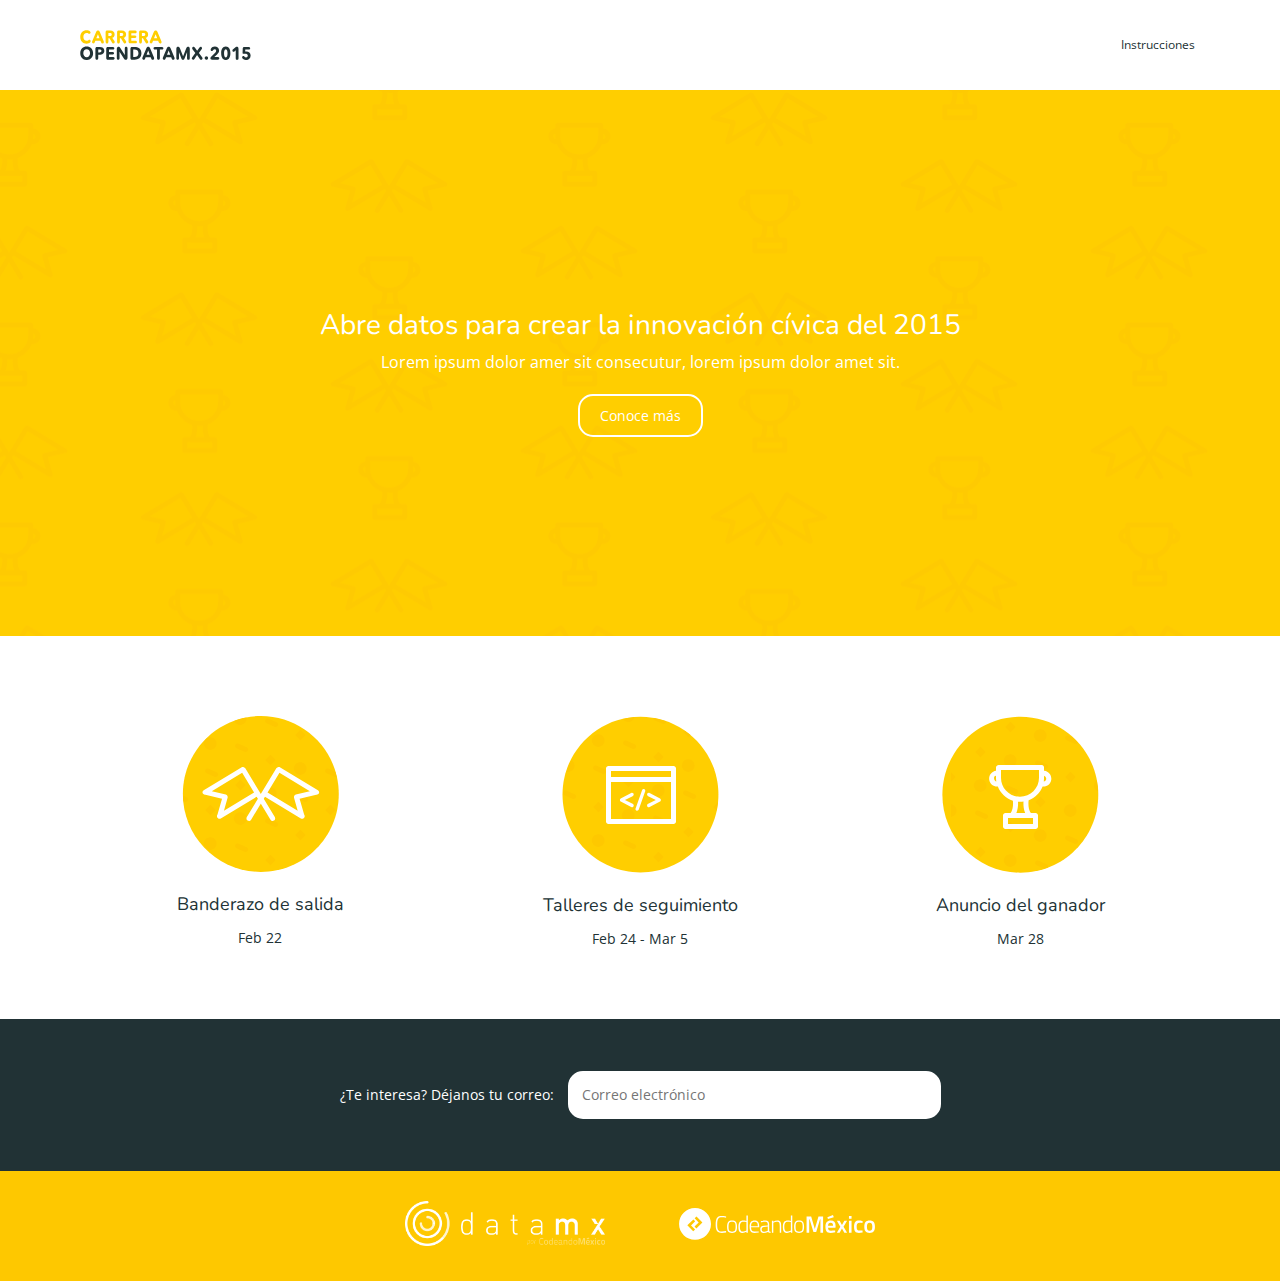
<file: index.html>
<!DOCTYPE html>

<html>
  <head>
  <title>Carrera OpenDataMX 2015</title>
  <meta charset="utf-8">
  <meta name="viewport" content="width=device-width, initial-scale=1.0">
  <link href= "css/bootstrap.min.css" rel= "stylesheet">
  <link href= "css/styles.css" rel= "stylesheet">
  <link href='http://fonts.googleapis.com/css?family=Nunito' rel='stylesheet' type='text/css'>
  <link href='http://fonts.googleapis.com/css?family=Open+Sans' rel='stylesheet' type='text/css'>
  </head>

  <body>
    <!--  Navbar -->
    <nav class="navbar-static-top">
      <div class="container">
        <div class="navbar-header">
          <a href="/"><img src="images/carreralogo.svg" class="navbar-brand"></a>
        </div>
        <div id="navbar" class="navbar-header navbar-right">
          <ul class= "nav navbar-nav">
            <li><a href="/">Instrucciones</a></li>
          </ul>
        </div>
      </div>
    </nav>

    <!-- Content starts here -->

      <!-- Introduction -->
      <div id="banner">
        <div class="container">
            <h2>Abre datos para crear la innovación cívica del 2015</h2> 
            <p class="white-text">Lorem ipsum dolor amer sit consecutur, lorem ipsum dolor amet sit.</p>
            <br/>
            <p>
              <a href="http://datamx.io" class="button">Conoce más</a>
            </p>  
        </div>
      </div>

      <!-- Steps -->
      <div id="pasos">
        <div class="container">
          <div class="col-md-4">
              <img src="images/pasouno.svg">
            <p class="titulo-pasos">Banderazo de salida</p>
            <p class="add-top-separation">Feb 22</p>
          </div>
          <div class="col-md-4">
            <img src="images/pasodos.svg">
            <p class="titulo-pasos">Talleres de seguimiento</p>
            <p class="add-top-separation">Feb 24 - Mar 5</p>
          </div>
          <div class="col-md-4">
            <img src="images/pasotres.svg">
            <p class="titulo-pasos">Anuncio del ganador</p> 
            <p class="add-top-separation">Mar 28</p>
          </div>
        </div>
      </div>

      <!-- Registration -->
      <div id="registro-mail">
        <div class="container">
          <p class="high-margins-text">¿Te interesa? Déjanos tu correo:  
          <input type="text" placeholder="Correo electrónico"></p>
        </div>
      </div>

      <footer class="footer">
        <div class="container">
          <img class="logo-datamx" src="images/datamx.png">
          <img class="logo-codeando" src="images/codeando.svg">
          <!--<p class="white-text">FAQ</p>-->
        </div>
      </footer>

    </body>
  </html>
</file>
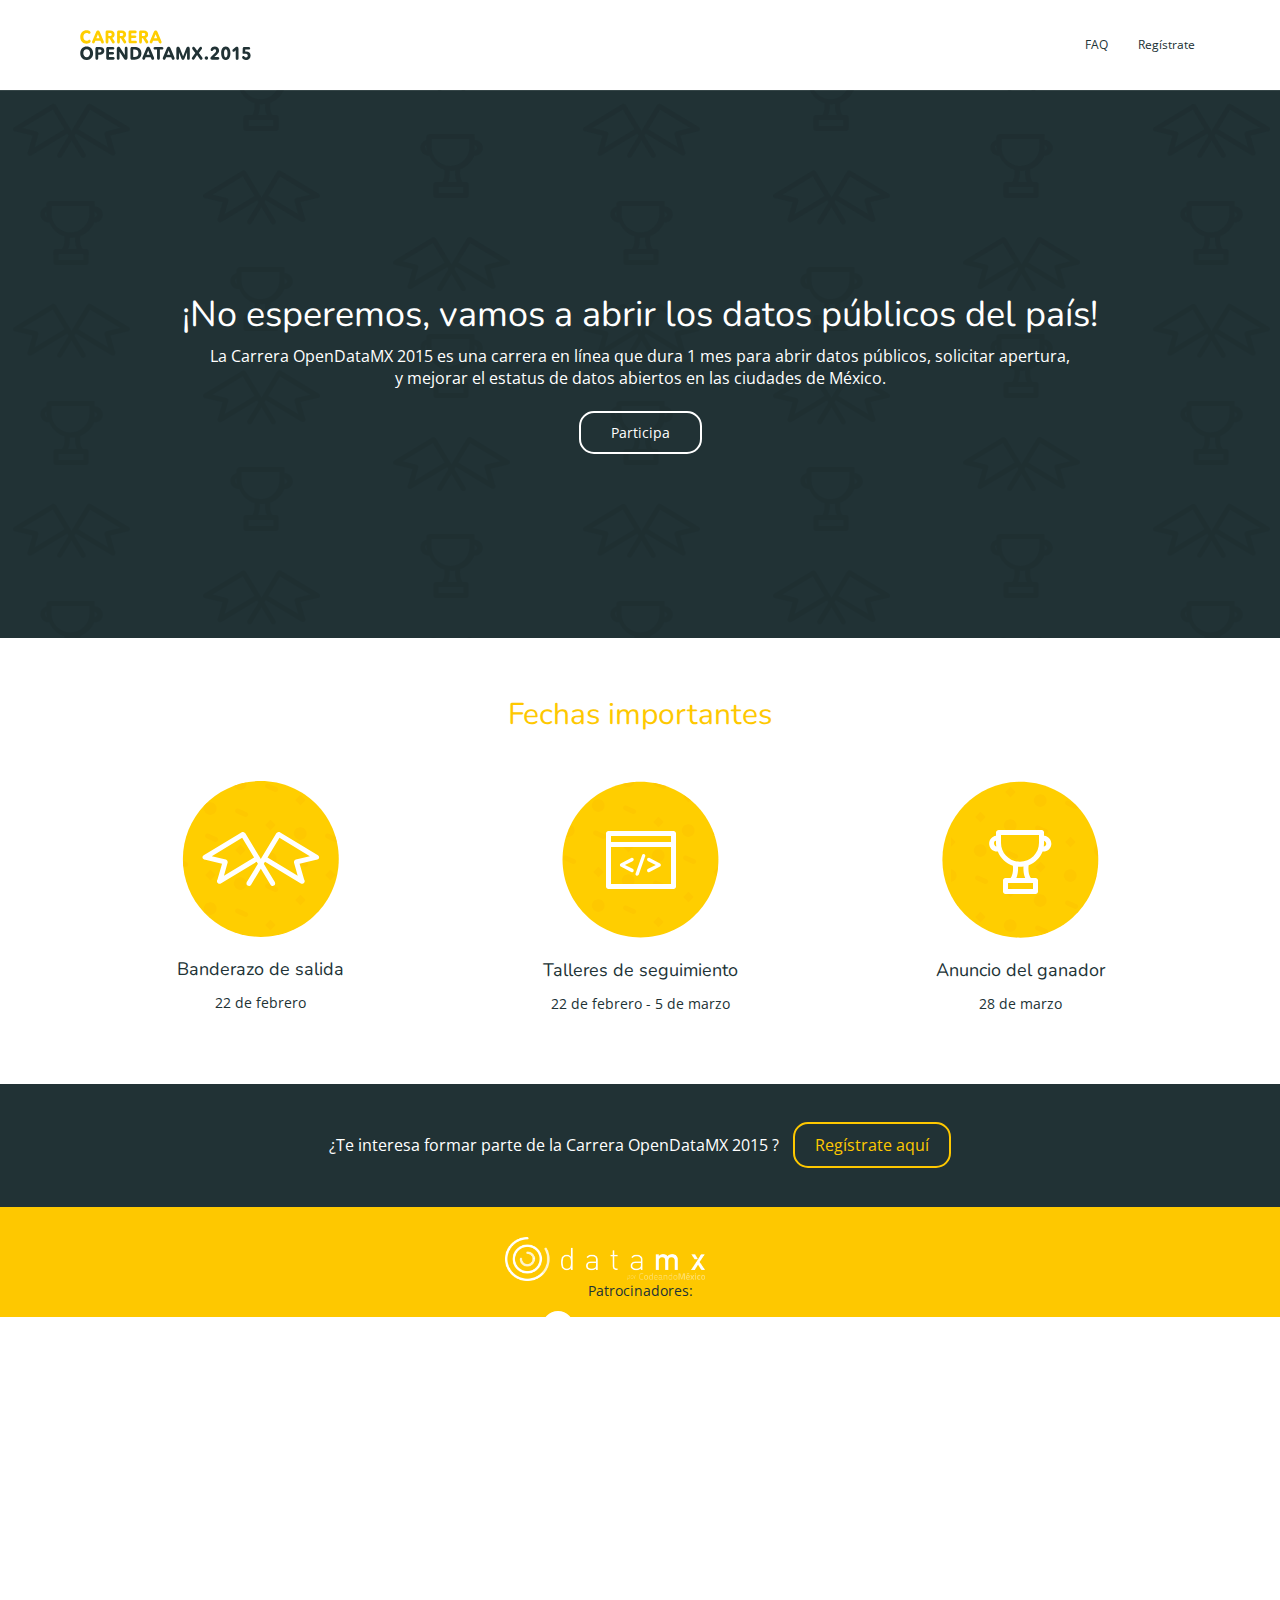
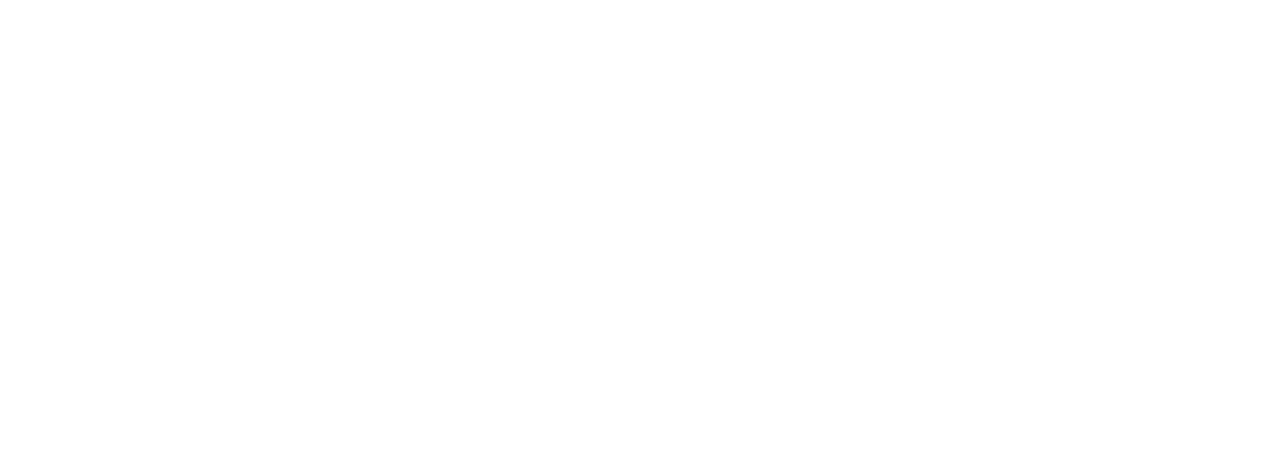
<file: app/index.html>
<!DOCTYPE html>

<html>
  <head>
  <title>Carrera OpenDataMX 2015</title>
  <meta charset="utf-8">
  <meta name="viewport" content="width=device-width, initial-scale=1.0">
  <link href= "css/bootstrap.min.css" rel= "stylesheet">
  <link href= "css/styles.css" rel= "stylesheet">
  <link href='http://fonts.googleapis.com/css?family=Nunito' rel='stylesheet' type='text/css'>
  <link href='http://fonts.googleapis.com/css?family=Open+Sans' rel='stylesheet' type='text/css'>
  </head>

  <body>
    <!--  Navbar -->
    <nav class="navbar-static-top">
      <div class="container">
        <div class="navbar-header">
            <a href="index.html"><img src="images/carreralogo.svg" class="navbar-brand"></a>
        </div>
        <div id="navbar" class="navbar-header navbar-right">
          <ul class="nav navbar-nav">
             <li><a href="faq.html">FAQ</a></li>
              <li><a href="https://docs.google.com/a/codeandomexico.org/forms/d/15xgvzKgSQq04AP4dSmMSeiXUWZuijQCZ7RfGFdlMcDw/viewform">Regístrate</a></li>
          </ul>
        </div>
      </div>
    </nav>

    <!-- Content starts here -->

      <!-- Introduction -->
      <div id="banner">
        <div class="container">
            <h2>¡No esperemos, vamos a abrir los datos públicos del país!</h2> 
            <p class="white-text">La Carrera OpenDataMX 2015 es una carrera en línea que dura 1 mes para abrir datos públicos, solicitar apertura,<br> y mejorar el estatus de datos abiertos en las ciudades de México.</p>
            <br/>
            <p>
              <a href="instrucciones.html" class="button">Participa</a>
            </p>  
        </div>
      </div>

      <!-- Steps -->
      <div id="pasos">
        <div class="container">
          <h4>Fechas importantes</h4>
          <div class="col-md-4">
              <a href="instrucciones.html"><img src="images/pasouno.svg"></a>
              <a href="instrucciones.html"><p class="titulo-pasos-select">Banderazo de salida</p></a>
            <p class="add-top-separation">22 de febrero</p>
          </div>
          <div class="col-md-4">
              <a href="instrucciones.html#talleres-redes"><img src="images/pasodos.svg"></a>
              <a href="instrucciones.html#talleres-redes"><p class="titulo-pasos-select">Talleres de seguimiento</p></a>
            <p class="add-top-separation">22 de febrero - 5 de marzo</p>
          </div>
          <div class="col-md-4">
            <img src="images/pasotres.svg">
            <p class="titulo-pasos">Anuncio del ganador</p> 
            <p class="add-top-separation">28 de marzo</p>
          </div>
        </div>
      </div>

      <!-- Registration -->
      <div id="registro-mail">
        <div class="container"> 
            <p class="high-margins-text">¿Te interesa formar parte de la Carrera OpenDataMX 2015 ?  
              <a href=https://docs.google.com/a/codeandomexico.org/forms/d/15xgvzKgSQq04AP4dSmMSeiXUWZuijQCZ7RfGFdlMcDw/viewform class="register-button">Regístrate aquí</a>
        </div>
      </div>

      <footer class="footer">
        <div class="container">
          <a href="http://datamx.io//"><img class="logo-datamx" src="images/datamx.png"></a>
            <div class="patrocinios">
                <p class="texto-patrocinio">Patrocinadores:</p> 
                <a href="http://codeandomexico.org//"><img class="logo-codeando" src="images/codeando.svg"></a>
                <img class="logo-resize" src="images/avina.png">
            </div>
        </div>
      </footer>
      <script>
        (function(i,s,o,g,r,a,m){i['GoogleAnalyticsObject']=r;i[r]=i[r]||function(){
         (i[r].q=i[r].q||[]).push(arguments)},i[r].l=1*new Date();a=s.createElement(o),
         m=s.getElementsByTagName(o)[0];a.async=1;a.src=g;m.parentNode.insertBefore(a,m)
         })(window,document,'script','//www.google-analytics.com/analytics.js','ga');
         ga('create', 'UA-46973214-11', 'auto');
         ga('send', 'pageview');
      </script>
    </body>
  </html>
</file>
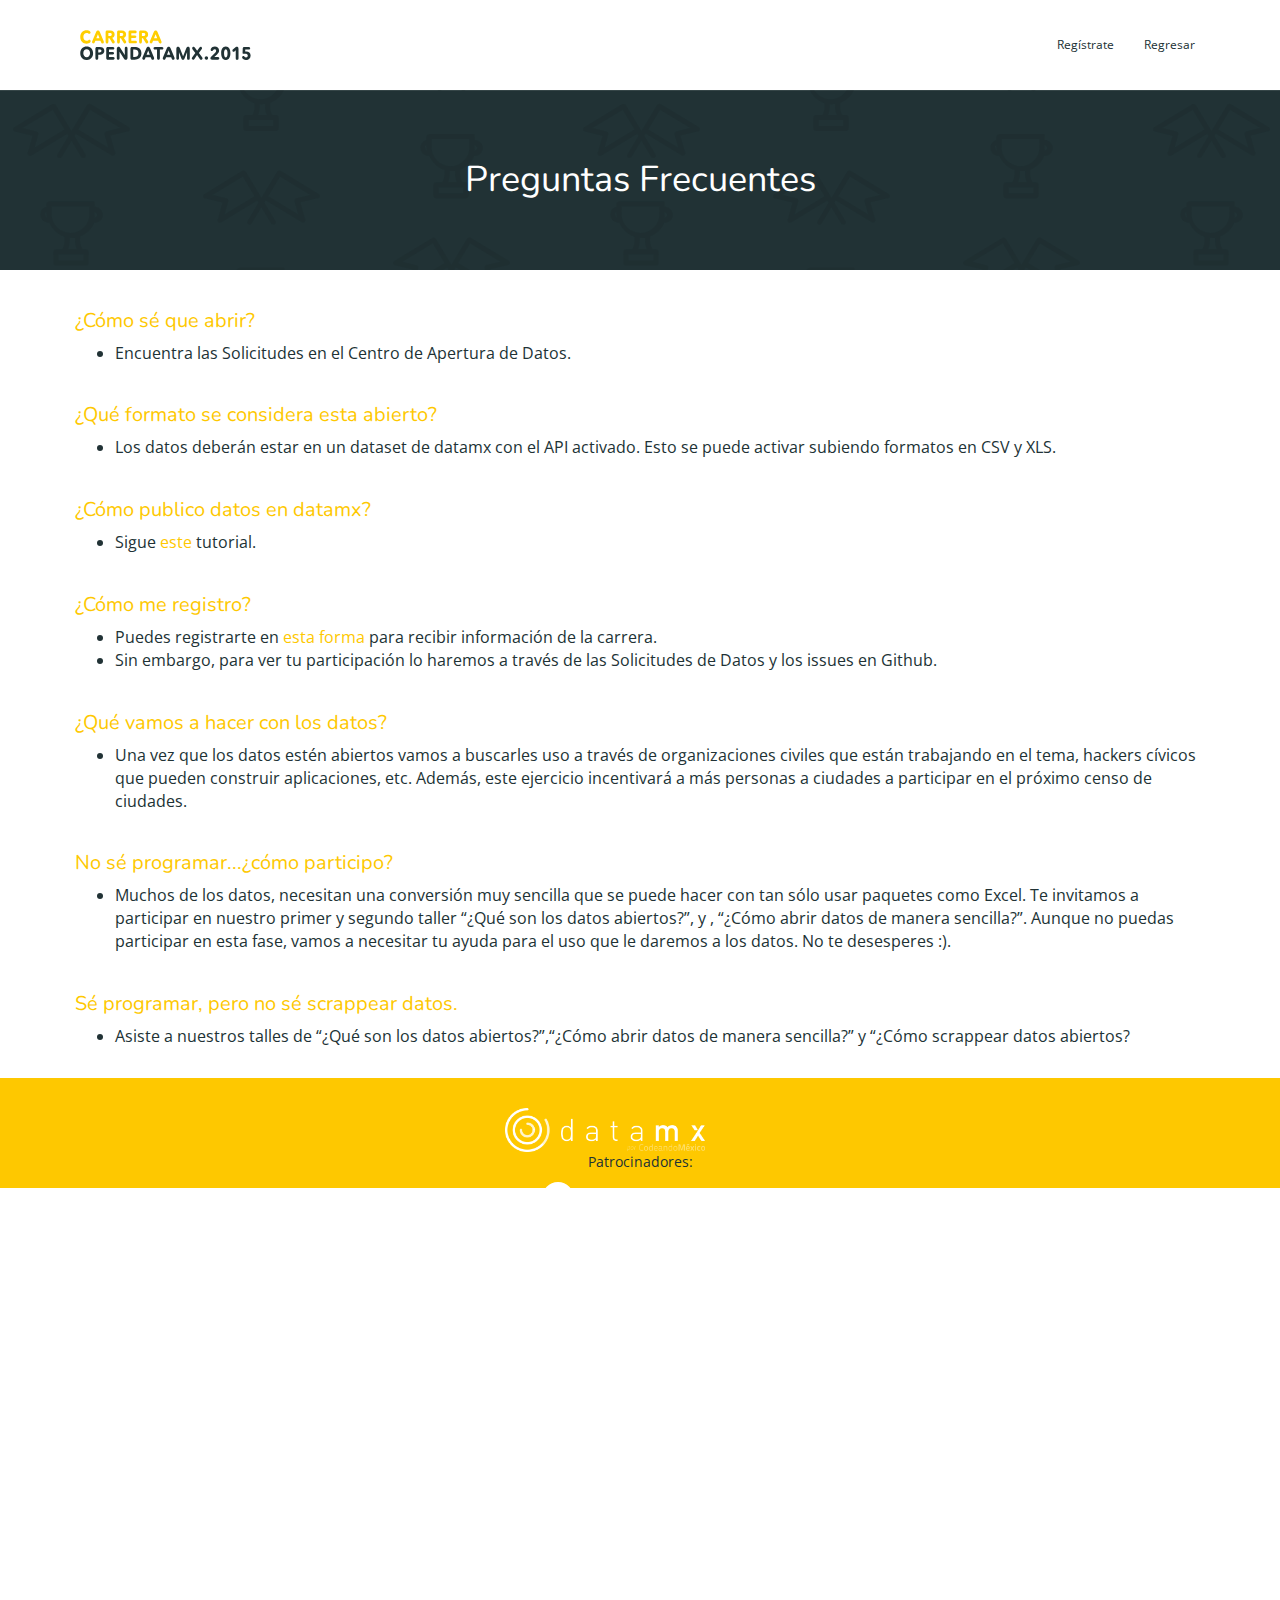
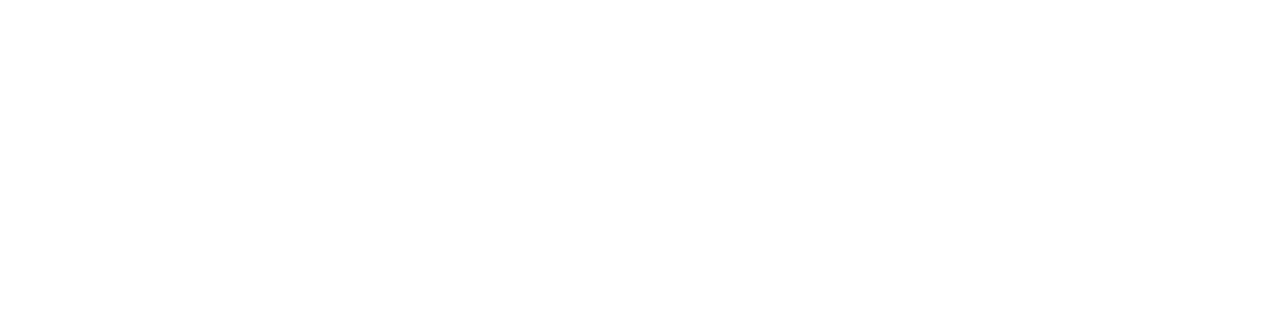
<file: app/faq.html>
<!DOCTYPE html>

<html>
	<head>
	<title>FAQ - Carrera Open Data 2015</title>
  <meta charset="utf-8">
	<meta name="viewport" content="width=device-width, initial-scale=1.0">
	<link href= "css/bootstrap.min.css" rel= "stylesheet">
	<link href= "css/styles.css" rel= "stylesheet">
  <link href='http://fonts.googleapis.com/css?family=Nunito' rel='stylesheet' type='text/css'>
  <link href='http://fonts.googleapis.com/css?family=Open+Sans' rel='stylesheet' type='text/css'>
	</head>

	<body>
	  	<!--  Navbar -->
	    <nav class="navbar-static-top">
	      <div class="container">
	        <div class="navbar-header">
	          <a href="/"><img src="images/carreralogo.svg" class="navbar-brand"></a>
	        </div>
	        <div id="navbar" class="navbar-header navbar-right">
	          <ul class= "nav navbar-nav">
                <li><a href="https://docs.google.com/a/codeandomexico.org/forms/d/15xgvzKgSQq04AP4dSmMSeiXUWZuijQCZ7RfGFdlMcDw/viewform">Regístrate</a></li>
	            <li><a href="index.html">Regresar</a></li>
	          </ul>
	        </div>
	      </div>
	    </nav>

<!-- Content starts here -->

      <!-- Introduction -->
      <div id="banner-instrucciones">
        <div class="container">
            <h2>Preguntas Frecuentes</h2> 
        </div>
      </div>
        
        <div class="container-preguntas">
     		<h3>¿Cómo sé que abrir? </h3>  
				<ul style="list-style-type:disc">
					<li>Encuentra las Solicitudes en el Centro de Apertura de Datos.</li> 
				</ul>
            <h3>¿Qué formato se considera esta abierto?</h3>  
				<ul style="list-style-type:disc">
					<li>Los datos deberán estar en un dataset de datamx con el API activado. Esto se puede activar subiendo formatos en CSV y XLS.</li> 
				</ul>
            <h3>¿Cómo publico datos en datamx?</h3>  
				<ul style="list-style-type:disc">
					<li>Sigue <a href ="https://www.youtube.com/watch?v=4T-9PY4ZgtE" target="_blank">este</a> tutorial.</li>
				</ul>
            <h3>¿Cómo me registro?</h3>  
				<ul style="list-style-type:disc">
					<li>Puedes registrarte en <a href="https://docs.google.com/a/codeandomexico.org/forms/d/15xgvzKgSQq04AP4dSmMSeiXUWZuijQCZ7RfGFdlMcDw/viewform" target="_blank">esta forma</a> para recibir información de la carrera.</li>
                    <li>Sin embargo, para ver tu participación lo haremos a través de las Solicitudes de Datos y los issues en Github.</li> 
				</ul>
             <h3>¿Qué vamos a hacer con los datos?</h3>  
				<ul style="list-style-type:disc">
					<li>Una vez que los datos estén abiertos vamos a buscarles uso a través de organizaciones civiles que están trabajando en el tema, hackers cívicos que pueden construir aplicaciones, etc. Además, este ejercicio incentivará a más personas a ciudades a participar en el próximo censo de ciudades. 
</li>
				</ul>
            <h3>No sé programar...¿cómo participo?</h3>  
				<ul style="list-style-type:disc">
					<li>Muchos de los datos, necesitan una conversión muy sencilla que se puede hacer con tan sólo usar paquetes como Excel. Te invitamos a participar en nuestro primer y segundo taller “¿Qué son los datos abiertos?”, y ,  “¿Cómo abrir datos de manera sencilla?”. Aunque no puedas participar en esta fase, vamos a necesitar tu ayuda para el uso que le daremos a los datos. No te desesperes :).</li>
				</ul>
            <h3>Sé programar, pero no sé scrappear datos.</h3>  
				<ul style="list-style-type:disc">
					<li class="add-padding-bottom">Asiste a nuestros talles de “¿Qué son los datos abiertos?”,“¿Cómo abrir datos de manera sencilla?” y “¿Cómo scrappear datos abiertos?</li>
				</ul>
        </div>

        <footer class="footer">
            <div class="container">
                <a href="http://datamx.io//"><img class="logo-datamx" src="images/datamx.png"></a>
                <div class="patrocinios">
                    <p class="texto-patrocinio">Patrocinadores:</p> 
                    <a href="http://codeandomexico.org//"><img class="logo-codeando" src="images/codeando.svg"></a>
                    <img class="logo-resize" src="images/avina.png">
                </div>
            </div>
        </footer>
        <script>
          (function(i,s,o,g,r,a,m){i['GoogleAnalyticsObject']=r;i[r]=i[r]||function(){
          (i[r].q=i[r].q||[]).push(arguments)},i[r].l=1*new Date();a=s.createElement(o),
          m=s.getElementsByTagName(o)[0];a.async=1;a.src=g;m.parentNode.insertBefore(a,m)
          })(window,document,'script','//www.google-analytics.com/analytics.js','ga');
          ga('create', 'UA-46973214-11', 'auto');
          ga('send', 'pageview');
        </script>

	</body>
</html>
</file>
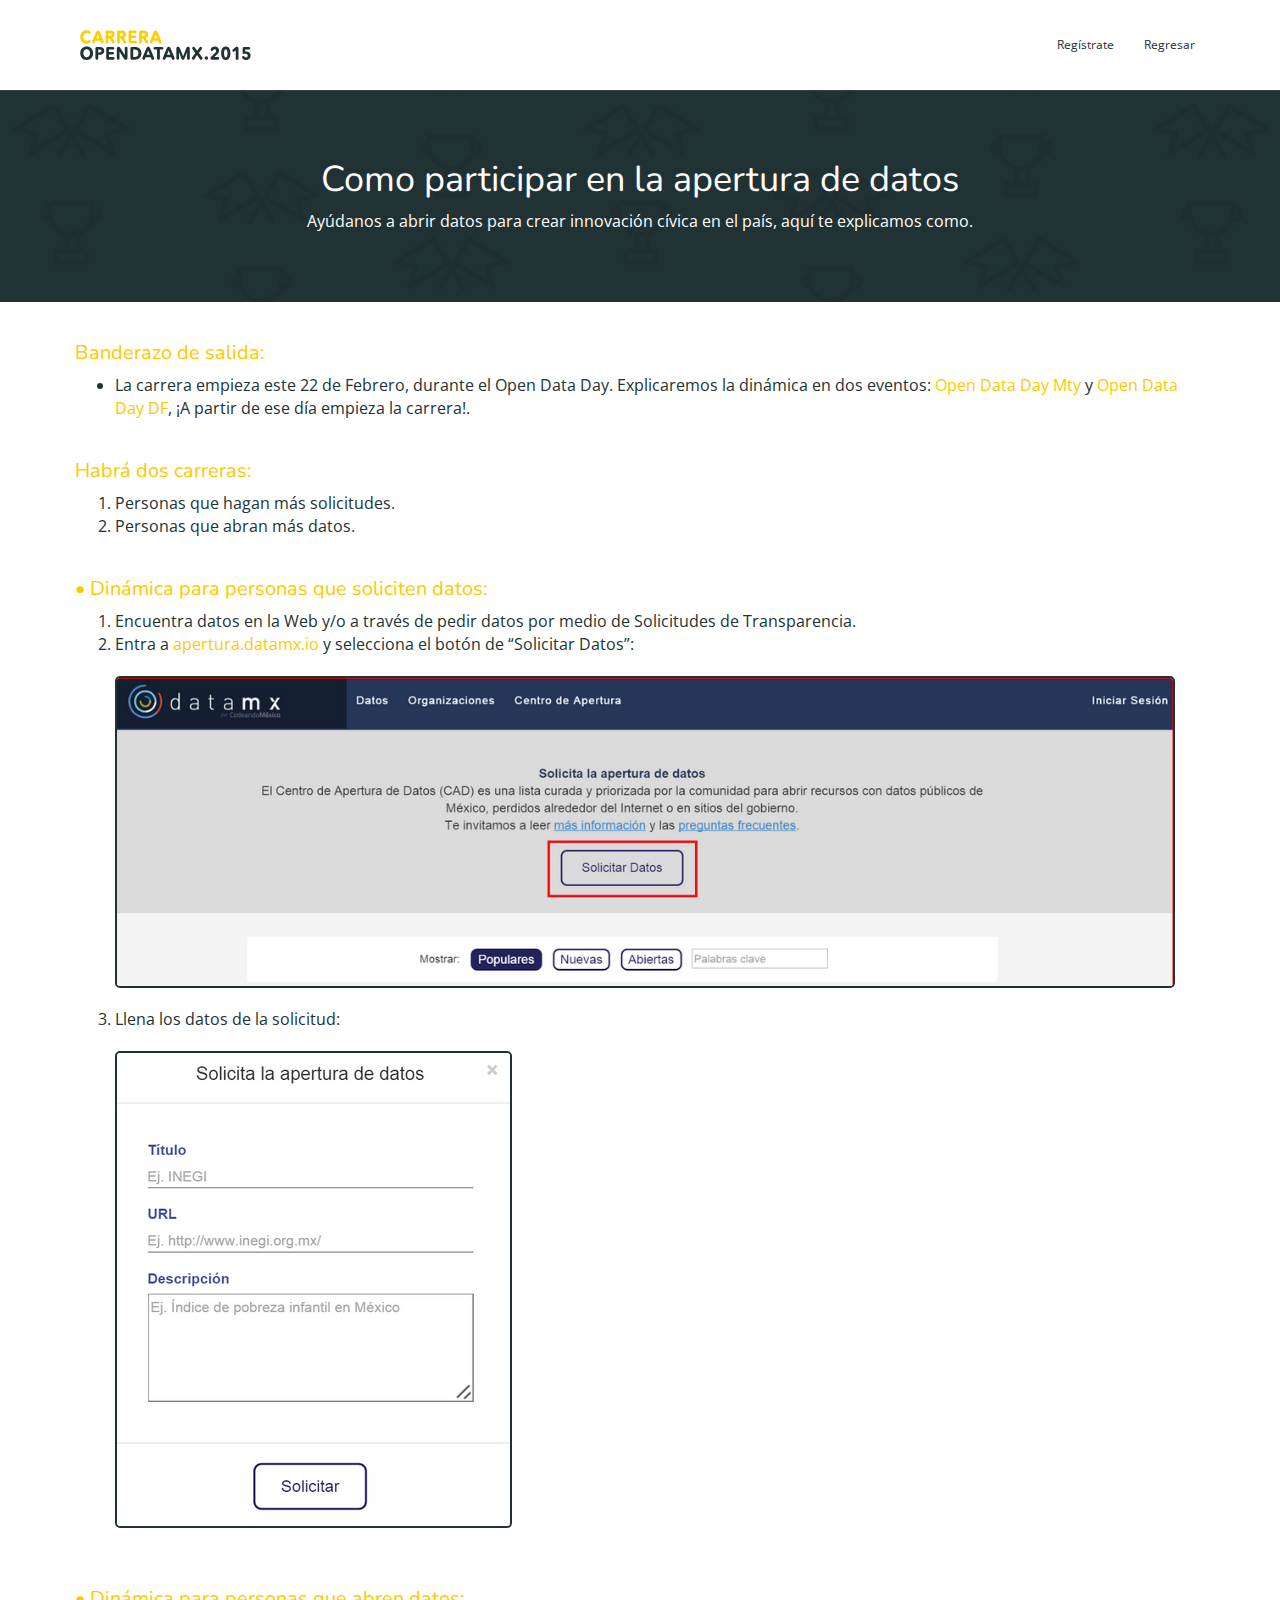
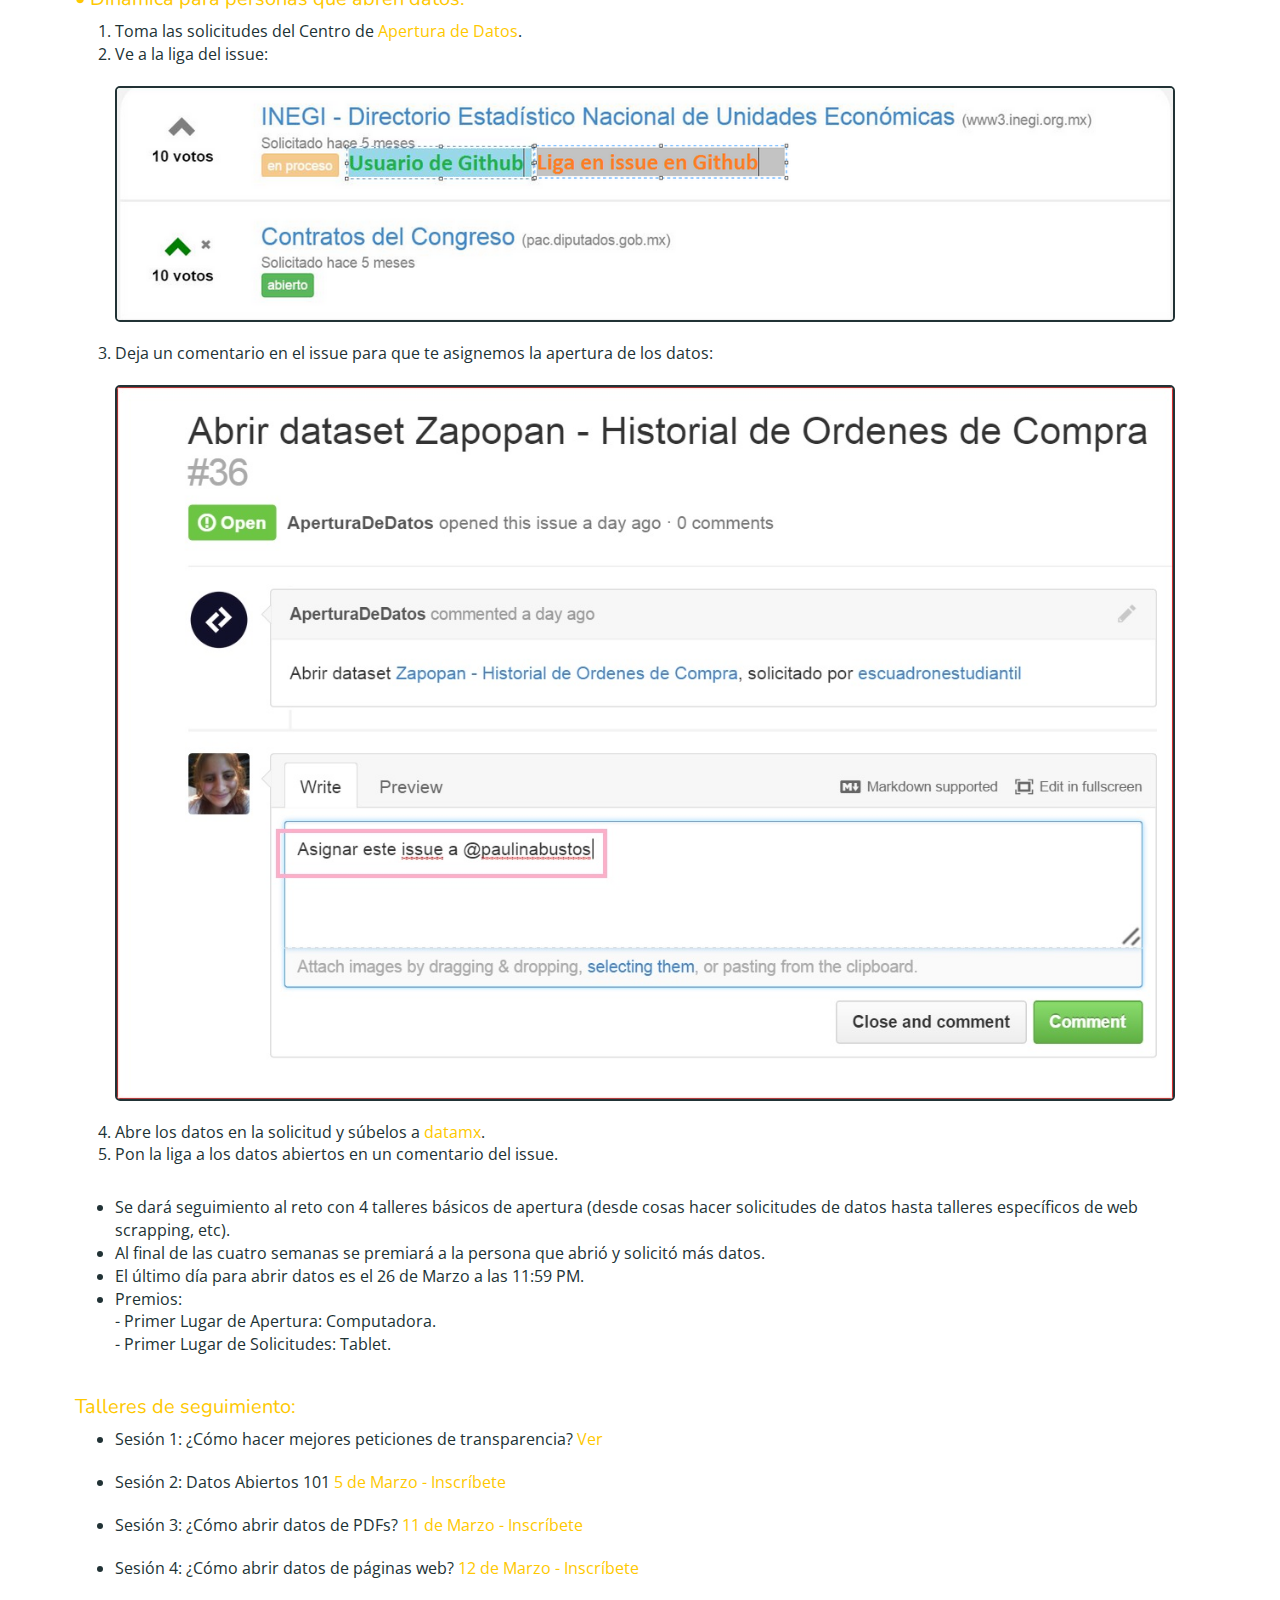
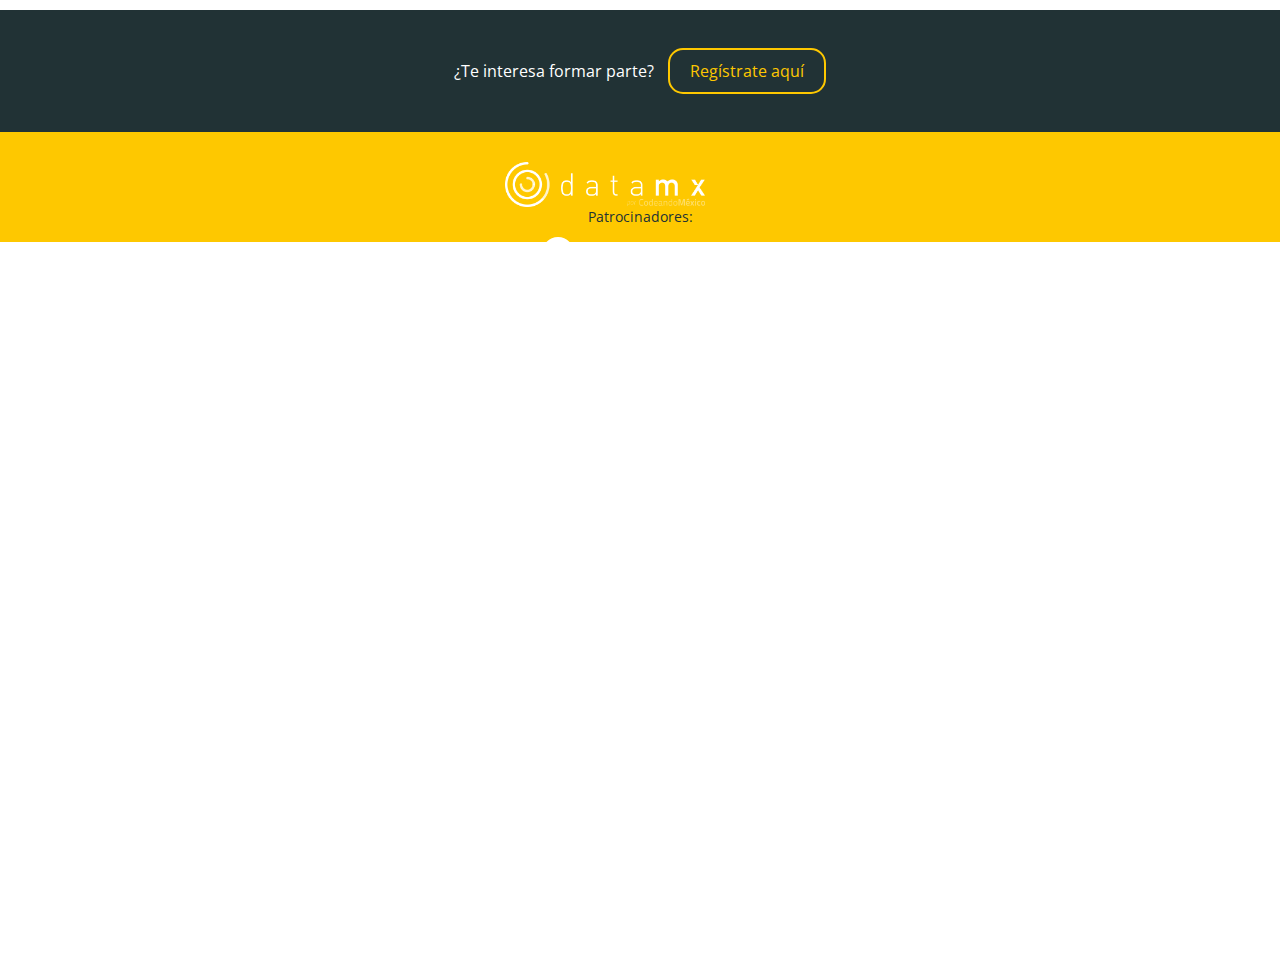
<file: app/instrucciones.html>
<!DOCTYPE html>

<html>
	<head>
	<title>Instrucciones - Carrera Open Data 2015</title>
  <meta charset="utf-8">
	<meta name="viewport" content="width=device-width, initial-scale=1.0">
	<link href= "css/bootstrap.min.css" rel= "stylesheet">
	<link href= "css/styles.css" rel= "stylesheet">
  <link href='http://fonts.googleapis.com/css?family=Nunito' rel='stylesheet' type='text/css'>
  <link href='http://fonts.googleapis.com/css?family=Open+Sans' rel='stylesheet' type='text/css'>
	</head>

	<body>
	  	<!--  Navbar -->
	    <nav class="navbar-static-top">
	      <div class="container">
	        <div class="navbar-header">
	          <a href="/"><img src="images/carreralogo.svg" class="navbar-brand"></a>
	        </div>
	        <div id="navbar" class="navbar-header navbar-right">
	          <ul class= "nav navbar-nav">
                <li><a href="https://docs.google.com/a/codeandomexico.org/forms/d/15xgvzKgSQq04AP4dSmMSeiXUWZuijQCZ7RfGFdlMcDw/viewform">Regístrate</a></li>
	            <li><a href="index.html">Regresar</a></li>
	          </ul>
	        </div>
	      </div>
	    </nav>

 <!-- Content starts here -->

      <!-- Introduction -->
      <div id="banner-instrucciones">
        <div class="container">
            <h2>Como participar en la apertura de datos</h2> 
            <p class="white-text">Ayúdanos a abrir datos para crear innovación cívica en el país, aquí te explicamos como.</p>
        </div>
      </div>

      <div class="container-instrucciones">
            <h3>Banderazo de salida:</h3>  
            <ul style="list-style-type:disc">
                <li>La carrera empieza este 22 de Febrero, durante el Open Data Day. Explicaremos la dinámica en dos eventos: <a href="https://www.facebook.com/CodeandoMexico/photos/a.692145197474645.1073741828.585192571503242/865043923518104/?type=1" target="_blank">Open Data Day Mty</a> y <a href="https://www.facebook.com/events/799851030052878/" target="_blank">Open Data Day DF</a>, ¡A partir de ese día empieza la carrera!.</li> 
            </ul>
     		<h3>Habrá dos carreras:</h3>  
		    	<ol type="1">
					<li>Personas que hagan más solicitudes.</li> 
					<li>Personas que abran más datos.</li>
				</ol>
        <h3>• Dinámica para personas que soliciten datos:</h3>
				<ol type="1">
					<li>Encuentra datos en la Web y/o a través de pedir datos por medio                     de Solicitudes de Transparencia.</li> 
					<li>Entra a <a href="http://apertura.datamx.io"                                         target="_blank">apertura.datamx.io</a> y selecciona el botón de                         “Solicitar Datos”:</li>
					<div class="image-container">
						<img class="resize-image" src="images/solicitar.png">
					</div>
					<li>Llena los datos de la solicitud:</li>
					<div class="image-container">
						<img class="resize-image" src="images/solicitud.png">
					</div>
				</ol>
        <h3>• Dinámica para personas que abren datos:</h3>
				<ol type="1">
					<li>Toma las solicitudes del Centro de <a                                               href="http://apertura.datamx.io/solicitudes"                                           target="_blank">Apertura de Datos</a>.</li> 
					<li>Ve a la liga del issue:</li>
					<div class="image-container">
						<img class="resize-image" src="images/liga.png">
					</div>
                    <li>Deja un comentario en el issue para que te asignemos la apertura de los datos:</li>
					<div class="image-container">
						<img class="resize-image" src="images/issue.jpg">
					</div>
					<li>Abre los datos en la solicitud y súbelos a <a                                       href="http://datamx.io" target="_blank">datamx</a>.</li> 
					<li class="add-padding-bottom">Pon la liga a los datos abiertos en un comentario del issue.                       </li>
				</ol>
				<ul style="list-style-type:disc">
					<li>Se dará seguimiento al reto con 4 talleres básicos de apertura                     (desde cosas hacer solicitudes de datos hasta talleres específicos                      de web scrapping, etc).</li> 
					<li>Al final de las cuatro semanas se premiará a la persona que                          abrió y solicitó más datos.</li>
					<li>El último día para abrir datos es el 26 de Marzo a las 11:59                        PM.</li>
					<li>Premios:
						</br>- Primer Lugar de Apertura: Computadora. 
						</br>- Primer Lugar de Solicitudes: Tablet.
					</li> 
				</ul>
        <a name="talleres-redes"><h3>Talleres de seguimiento:</h3></a>
                <ul>
                	<li class="add-padding-bottom">Sesión 1: ¿Cómo hacer mejores peticiones de transparencia? <a href="https://plus.google.com/u/0/events/cdo72sdrs8q963kdmj6g21rpthg" target="_blank">Ver</a> </li>
                	<li class="add-padding-bottom">Sesión 2: Datos Abiertos 101 <a href="https://plus.google.com/u/0/events/cor5je4og9kd6fkbj891rapc0n8" target="_blank"> 5 de Marzo - Inscríbete</a> </li> 
                   	<li class="add-padding-bottom">Sesión 3: ¿Cómo abrir datos de PDFs? <a href="https://plus.google.com/u/0/events/ck0t0a6s9td0ccjnt7nmsj849os" target="_blank"> 11 de Marzo - Inscríbete</a> </li> 
                   	<li class="add-padding-bottom">Sesión 4: ¿Cómo abrir datos de páginas web? <a href="https://plus.google.com/u/0/events/ck8gsa9i55c0u6is9mcth5e2dbs" target="_blank"> 12 de Marzo - Inscríbete</a> </li> 
                </ul>
      </div>

      <!-- Registration -->
      <div id="registro-mail">
        <div class="container"> 
          <p class="high-margins-text">¿Te interesa formar parte?  
              <a href=https://docs.google.com/a/codeandomexico.org/forms/d/15xgvzKgSQq04AP4dSmMSeiXUWZuijQCZ7RfGFdlMcDw/viewform class="register-button">Regístrate aquí</a>
        </div>
      </div>

    <footer class="footer">
        <div class="container">
            <a href="http://datamx.io//"><img class="logo-datamx" src="images/datamx.png"></a>
            <div class="patrocinios">
                <p class="texto-patrocinio">Patrocinadores:</p> 
                <a href="http://codeandomexico.org//"><img class="logo-codeando" src="images/codeando.svg"></a>
                <img class="logo-resize" src="images/avina.png">
            </div>
        </div>
    </footer>
    <script>
      (function(i,s,o,g,r,a,m){i['GoogleAnalyticsObject']=r;i[r]=i[r]||function(){
      (i[r].q=i[r].q||[]).push(arguments)},i[r].l=1*new Date();a=s.createElement(o),
      m=s.getElementsByTagName(o)[0];a.async=1;a.src=g;m.parentNode.insertBefore(a,m)
      })(window,document,'script','//www.google-analytics.com/analytics.js','ga');
      ga('create', 'UA-46973214-11', 'auto');
      ga('send', 'pageview');
    </script>

	</body>
</html>
</file>
<file: css/styles.css>
body {
	font-family: "Open Sans", sans-serif;
	font-size: 16px;
	font-weight: 400;
	color: #545554;
}

p {
	font-family: "Open Sans", sans-serif;
	font-weight: 400;
	font-size: 14px;
	font-weight: 400;
	text-align: center;
	color: #213235;
}

p.white-text{
	color: #fff;
	font-size: 16px;
}

.titulo-pasos {
	font-family:"Nunito";
	font-size: 18px;
	padding-top: 20px;
}

.add-top-separation {
	margin-top: 2px;
	font-family: "Open Sans", sans-serif;
	font-weight: 400;
	text-align: center;
	color: #213235;
}

.navbar-brand{
	padding: 10px 10px;
}

.navbar-header{
	margin-top: 20px;
	margin-bottom: 20px;
}

.navbar-static-top .navbar-nav>li>a {
	color: #213235;
	font-size: 12px;
}

.navbar-static-top .navbar-nav>li>a:hover {
	color: #FEC800;
	background-color: transparent;
	text-decoration: none;
}

a.button {
  text-decoration: none;
  font-family: 'Open Sans', sans-serif;
  font-weight: 400;
  color: #fff;
  padding: 10px 20px 10px 20px; 
  border: 2px solid #FFFFFF;
  border-radius: 15px;
  font-size: 14px;
}

a.button:hover {
  text-decoration: none;
  font-family: 'Open Sans', sans-serif;
  font-weight: 400;
  color: #fff;
  padding: 10px 20px 10px 20px; 
  border: 2.5px solid #FFFFFF;
  border-radius: 15px;
  font-size: 15px;
}

#banner{
	text-align: center;
	padding-top: 200px;
	padding-bottom: 200px;
	background-color: #FEC800;
  	background: url(../images/banner.svg);
}

#pasos {
	text-align: center;
	background-color: #fff;
	padding-top: 80px;
	padding-bottom: 60px;
	font-family: "Open Sans", sans-serif;
	font-size: 14px;
}

#registro-mail {
	background-color: #213235;
	width: 100%;
	text-align: center;
	padding-top: 10px;
	padding-bottom: 10px;
}

h2 {
	font-family: "Nunito", sans-serif;
	font-weight: 400;
	font-size: 28px;
	color: #fff;
}

.high-margins-text {
  margin: 3em 0;
  color: #fff;
  font-size: 14px;
  font-family: "Open Sans", sans-serif;
  font-weight: 400;
}

input {
  text-decoration: none;
  font-family: 'Open Sans';
  font-weight: 400;
  padding: 12px 180px 12px 12px; 
  border: 2px solid #FFFFFF;
  border-radius: 15px;
  font-size: 14px;
  margin-left: 10px;
}

.logo-datamx {
	margin-right: 70px;
	width: 200px;
}

.footer {
	background-color: #FEC800;
	height: 110px;
	text-align: center;
	padding: 30px;
}
</file>
<file: app/css/styles.css>
body {
	font-family: "Open Sans", sans-serif;
	font-size: 16px;
	font-weight: 400;
	color: #213235;
}

p {
	font-family: "Open Sans", sans-serif;
	font-weight: 400;
	font-size: 14px;
	font-weight: 400;
	text-align: center;
	color: #213235;
}

p.white-text{
	color: #fff;
	font-size: 16px;
}

a {
    color: #FEC800;
}

a:hover {
   text-decoration: none;
   color: #edbb00;
}

li.add-padding-bottom {
	padding-bottom: 20px;
}

.titulo-pasos {
	font-family:"Nunito";
	font-size: 18px;
	padding-top: 20px;
}

.titulo-pasos-select {
    font-family:"Nunito";
    font-size: 18px;
    padding-top: 20px;
}

p.titulo-pasos-select:hover {
    font-family:"Nunito";
    font-size: 18px;
    padding-top: 20px;
    color: #FEC800;

}

.add-top-separation {
	margin-top: 2px;
	font-family: "Open Sans", sans-serif;
	font-weight: 400;
	text-align: center;
	color: #213235;
}

.navbar-brand{
	padding: 10px 10px;
}

.navbar-header{
	margin-top: 20px;
	margin-bottom: 20px;
}

.navbar-static-top .navbar-nav>li>a {
	color: #213235;
	font-size: 12px;
}

.navbar-static-top .navbar-nav>li>a:hover {
	color: #FEC800;
	background-color: transparent;
	text-decoration: none;
}

a.button {
  text-decoration: none;
  font-family: 'Open Sans', sans-serif;
  font-weight: 400;
  color: #fff;
  padding: 10px 30px 10px 30px; 
  border: 2px solid #FFFFFF;
  border-radius: 15px;
  font-size: 14px;
}

a.button:hover {
  color: #213235;
  background-color: #fff;
}

a.register-button {
    text-decoration: none;
    font-family: 'Open Sans', sans-serif;
    font-weight: 400;
    color: #FEC800;
    padding: 10px 20px 10px 20px; 
    border: 2px solid #FEC800;
    border-radius: 15px;
    font-size: 16px;
    margin-left: 10px;
}

a.register-button:hover {
    text-decoration: none;
    font-family: 'Open Sans', sans-serif;
    font-weight: 400;
    color: #213235;
    border: 2px solid #fff;
    padding: 10px 20px 10px 20px; 
    background-color: #fff;
    border-radius: 15px;
}

#banner{
	text-align: center;
	padding-top: 185px;
	padding-bottom: 185px;
    background-color: #213235;
  	background: url(../images/bannerazul.svg);
}

#banner-instrucciones{
	text-align: center;
	padding-top: 50px;
	padding-bottom: 60px;
    background-color: #213235;
  	background: url(../images/bannerazul.svg);
}

#pasos {
	text-align: center;
	background-color: #fff;
	padding-top: 50px;
	padding-bottom: 60px;
	font-family: "Open Sans", sans-serif;
	font-size: 14px;
}

#registro-mail {
	background-color: #213235;
	width: 100%;
	text-align: center;
	padding-top: 10px;
	padding-bottom: 10px;
}

h2 {
	font-family: "Nunito", sans-serif;
	font-weight: 400;
	font-size: 36px;
	color: #fff;
}

h3 {
	font-family: "Nunito", sans-serif;
	font-weight: 400;
	font-size: 20px;
	color: #FEC800;
	padding-top: 20px;
}

h4 {
	font-family: "Nunito", sans-serif;
	font-weight: 400;
	font-size: 30px;
	color: #FEC800;
    padding-bottom: 40px;
}

.container-instrucciones {
	padding-left: 75px;
	padding-right: 75px;
}

.container-preguntas {
	padding-left: 75px;
	padding-right: 75px;
}

.high-margins-text {
  margin: 2.5em 0;
  color: #fff;
  font-size: 16px;
  font-family: "Open Sans", sans-serif;
  font-weight: 400;
}

input {
	color: #213235;
}

input {
  text-decoration: none;
  font-family: 'Open Sans';
  font-weight: 400;
  padding: 12px 180px 12px 12px; 
  border: 2px solid #FFFFFF;
  border-radius: 15px;
  font-size: 14px;
  margin-left: 10px;
}

.resize-image {
	max-width: 100%;
	border-style: solid;
	border-width: 2px;
	border-color: #213235;
	border-radius: 5px;
}

.image-container{
	padding-bottom: 20px;
	padding-right: 30px;
	padding-top: 20px;
}

.logo-datamx {
	margin-right: 70px;
	width: 200px;
}

.footer {
	background-color: #FEC800;
	height: 110px;
	text-align: center;
	padding: 30px;
	max-width: 100%
}
</file>
